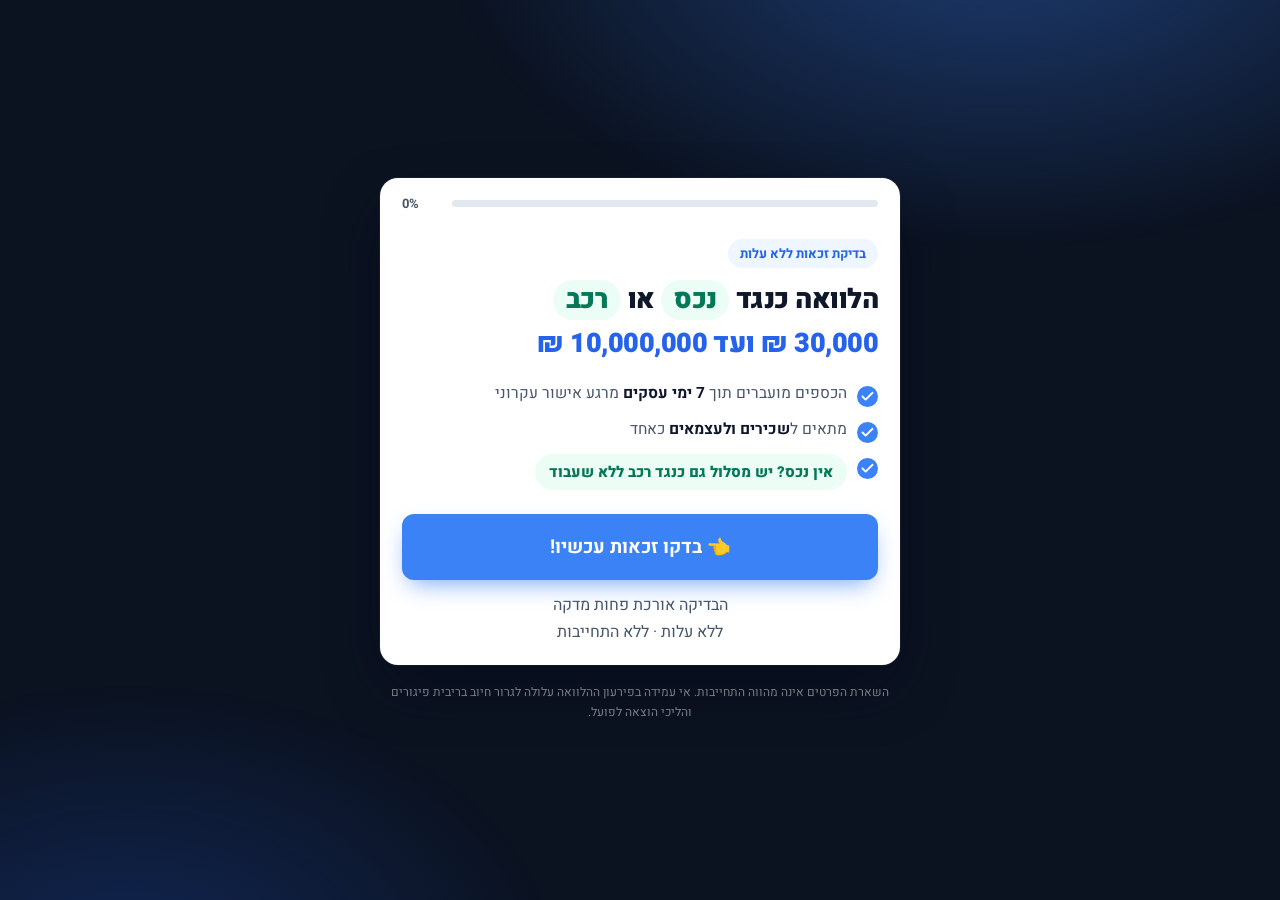
<file: index.html>
<!DOCTYPE html>
<html lang="he" dir="rtl">
<head>
<meta charset="utf-8">
<meta name="viewport" content="width=device-width, initial-scale=1, viewport-fit=cover">
<meta name="theme-color" content="#0b1220">
<title>הלוואה כנגד נכס – בדיקת זכאות</title>
<meta name="description" content="הלוואה כנגד נכס בבעלותכם, מ-100,000 ₪ ועד 10,000,000 ₪. בדיקת זכאות קצרה, ללא עלות וללא התחייבות.">
<link rel="preconnect" href="https://fonts.googleapis.com">
<link rel="preconnect" href="https://fonts.gstatic.com" crossorigin>
<link href="https://fonts.googleapis.com/css2?family=Heebo:wght@400;500;700;900&display=swap" rel="stylesheet">
<link rel="stylesheet" href="style.css">
</head>
<body>

<div class="bg-glow" aria-hidden="true"></div>

<main class="wrap">
  <div class="card">

    <div class="progress" id="progress">
      <div class="progress__track"><div class="progress__fill" id="progressFill"></div></div>
      <span class="progress__label" id="progressLabel">0%</span>
    </div>

    <div class="slides" id="slides" aria-live="polite"></div>

  </div>

  <p class="legal">
    השארת הפרטים אינה מהווה התחייבות. אי עמידה בפירעון ההלוואה עלולה לגרור חיוב בריבית פיגורים והליכי הוצאה לפועל.
  </p>
</main>

<script src="loan.js"></script>
<script src="form.js"></script>
</body>
</html>
</file>
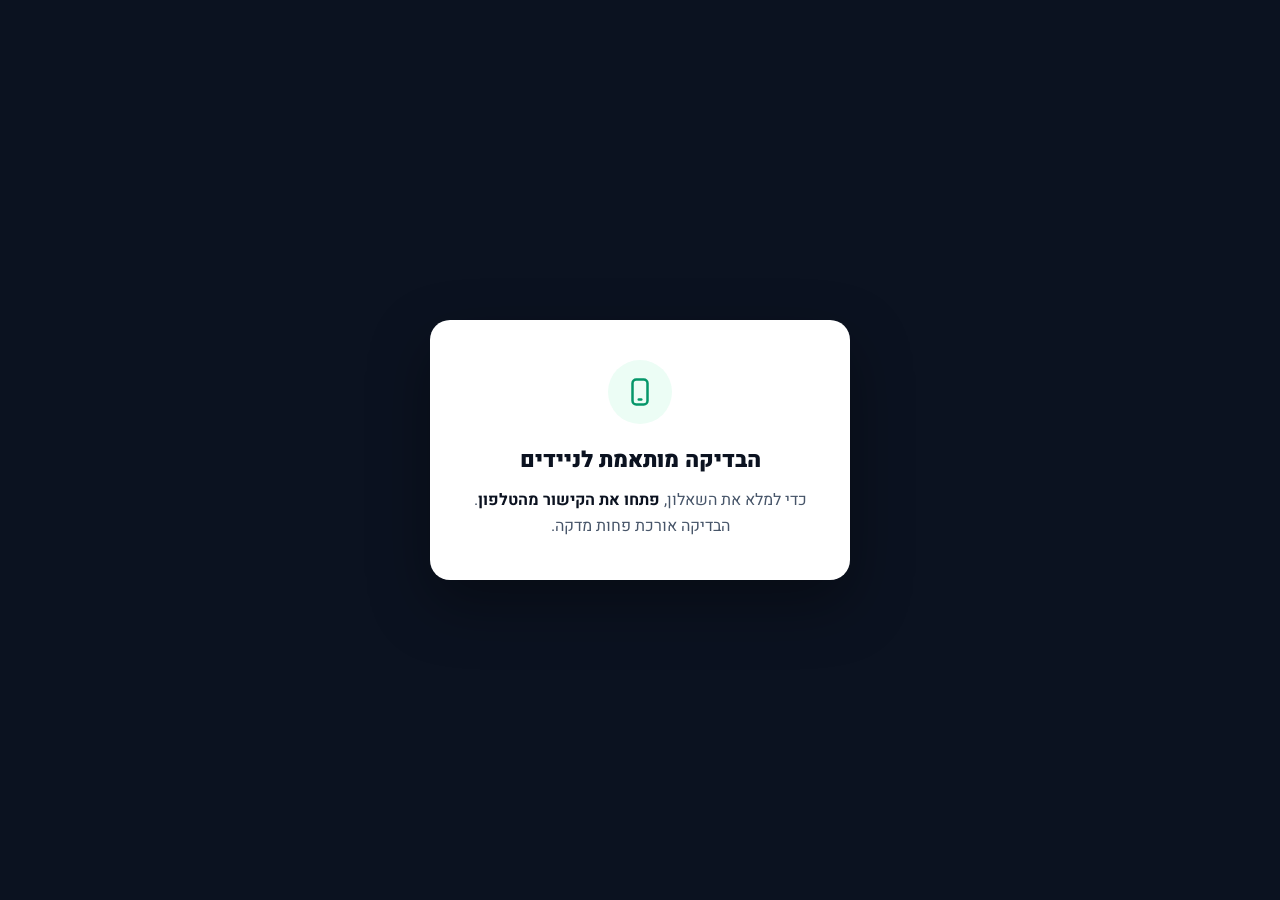
<file: lpcar/index.html>
<!DOCTYPE html>
<html lang="he" dir="rtl">
<head>
<meta charset="utf-8">
<meta name="viewport" content="width=device-width, initial-scale=1, viewport-fit=cover">
<meta name="theme-color" content="#0b1220">
<title>החזרי מס – בדיקת זכאות</title>
<meta name="description" content="בדיקת זכאות להחזרי מס עד 6 שנים אחורה. מדד התאמה מתעדכן בזמן אמת, ללא התחייבות.">
<link rel="preconnect" href="https://fonts.googleapis.com">
<link rel="preconnect" href="https://fonts.gstatic.com" crossorigin>
<link href="https://fonts.googleapis.com/css2?family=Heebo:wght@400;500;700;900&display=swap" rel="stylesheet">
<link rel="stylesheet" href="/style.css">
<script src="/mobile-gate.js"></script>
</head>
<body>

<div class="bg-glow" aria-hidden="true"></div>

<main class="wrap">
  <div class="card">

    <div class="meter" id="meter" style="display:none">
      <div class="meter__top">
        <span class="meter__label">מדד ההתאמה שלכם</span>
        <span class="meter__value" id="meterVal">0%</span>
      </div>
      <div class="meter__track"><div class="meter__fill" id="meterFill"></div></div>
      <span class="meter__note" id="meterNote"></span>
      <span class="meter__legal">הערכה ראשונית בלבד, אינה התחייבות להחזר</span>
    </div>

    <div class="slides" id="slides" aria-live="polite"></div>

  </div>

  <p class="legal">
    הבדיקה אינה מהווה ייעוץ מס ואינה מחייבת אתכם בדבר.
    הדף מופעל על ידי כל שיווק. הפרטים נמסרים מרצונכם ומועברים לגורמים
    המתמחים בבדיקת זכאות להחזרי מס, לצורך יצירת קשר איתכם.
    <br>
    <a href="/privacy.html">מדיניות פרטיות</a>
  </p>
</main>

<script src="/taxez.js"></script>
<script src="/form.js"></script>
</body>
</html>
</file>
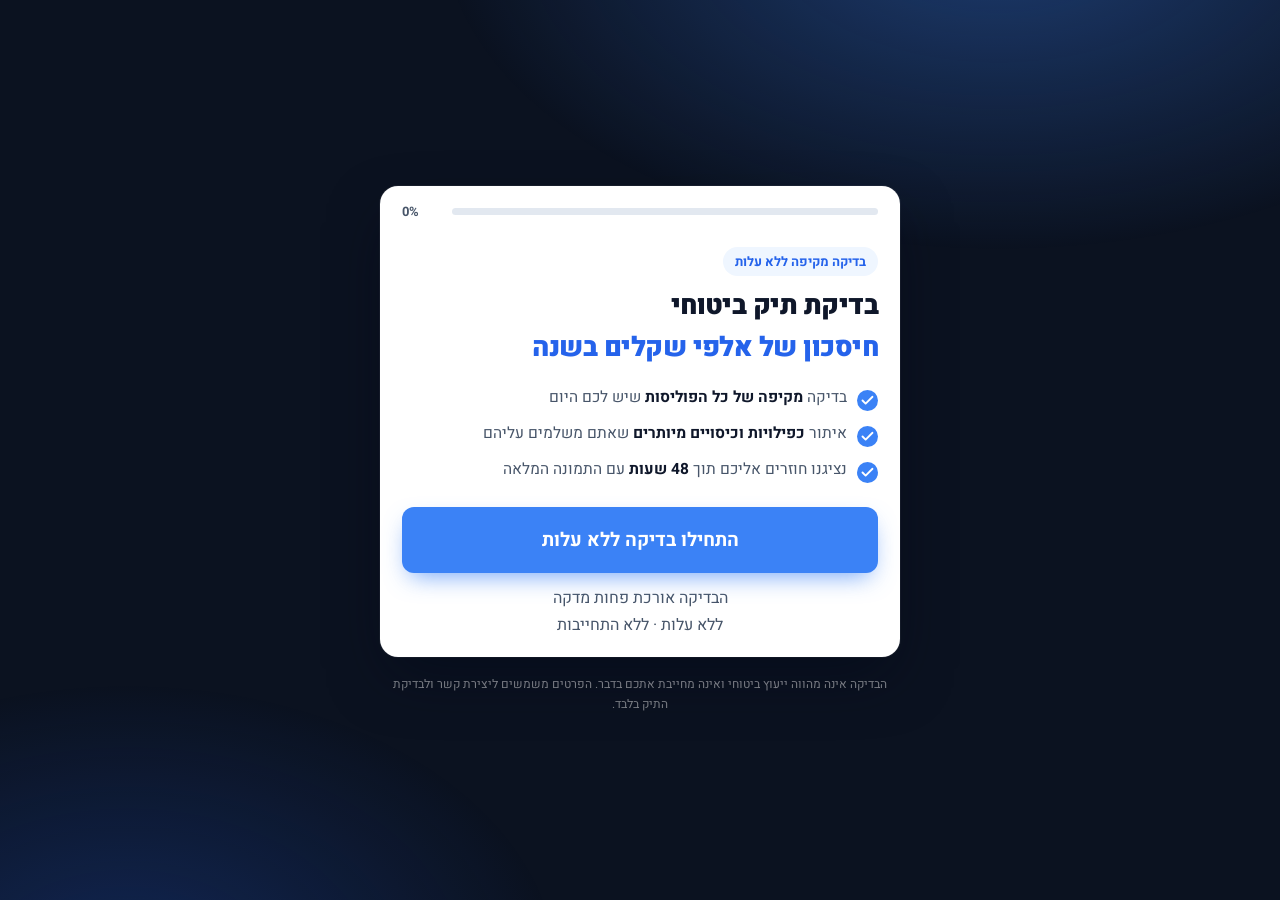
<file: insurance.html>
<!DOCTYPE html>
<html lang="he" dir="rtl">
<head>
<meta charset="utf-8">
<meta name="viewport" content="width=device-width, initial-scale=1, viewport-fit=cover">
<meta name="theme-color" content="#0b1220">
<title>בדיקת תיק ביטוחי ללא עלות</title>
<meta name="description" content="בדיקה מקיפה של התיק הביטוחי שלכם, ללא עלות. איתור כפילויות וכיסויים מיותרים וחיסכון של אלפי שקלים בשנה.">
<link rel="preconnect" href="https://fonts.googleapis.com">
<link rel="preconnect" href="https://fonts.gstatic.com" crossorigin>
<link href="https://fonts.googleapis.com/css2?family=Heebo:wght@400;500;700;900&display=swap" rel="stylesheet">
<link rel="stylesheet" href="style.css">
</head>
<body>

<div class="bg-glow" aria-hidden="true"></div>

<main class="wrap">
  <div class="card">

    <div class="progress" id="progress">
      <div class="progress__track"><div class="progress__fill" id="progressFill"></div></div>
      <span class="progress__label" id="progressLabel">0%</span>
    </div>

    <div class="slides" id="slides" aria-live="polite"></div>

  </div>

  <p class="legal">
    הבדיקה אינה מהווה ייעוץ ביטוחי ואינה מחייבת אתכם בדבר. הפרטים משמשים ליצירת קשר ולבדיקת התיק בלבד.
  </p>
</main>

<script src="insurance.js"></script>
<script src="form.js"></script>
</body>
</html>
</file>
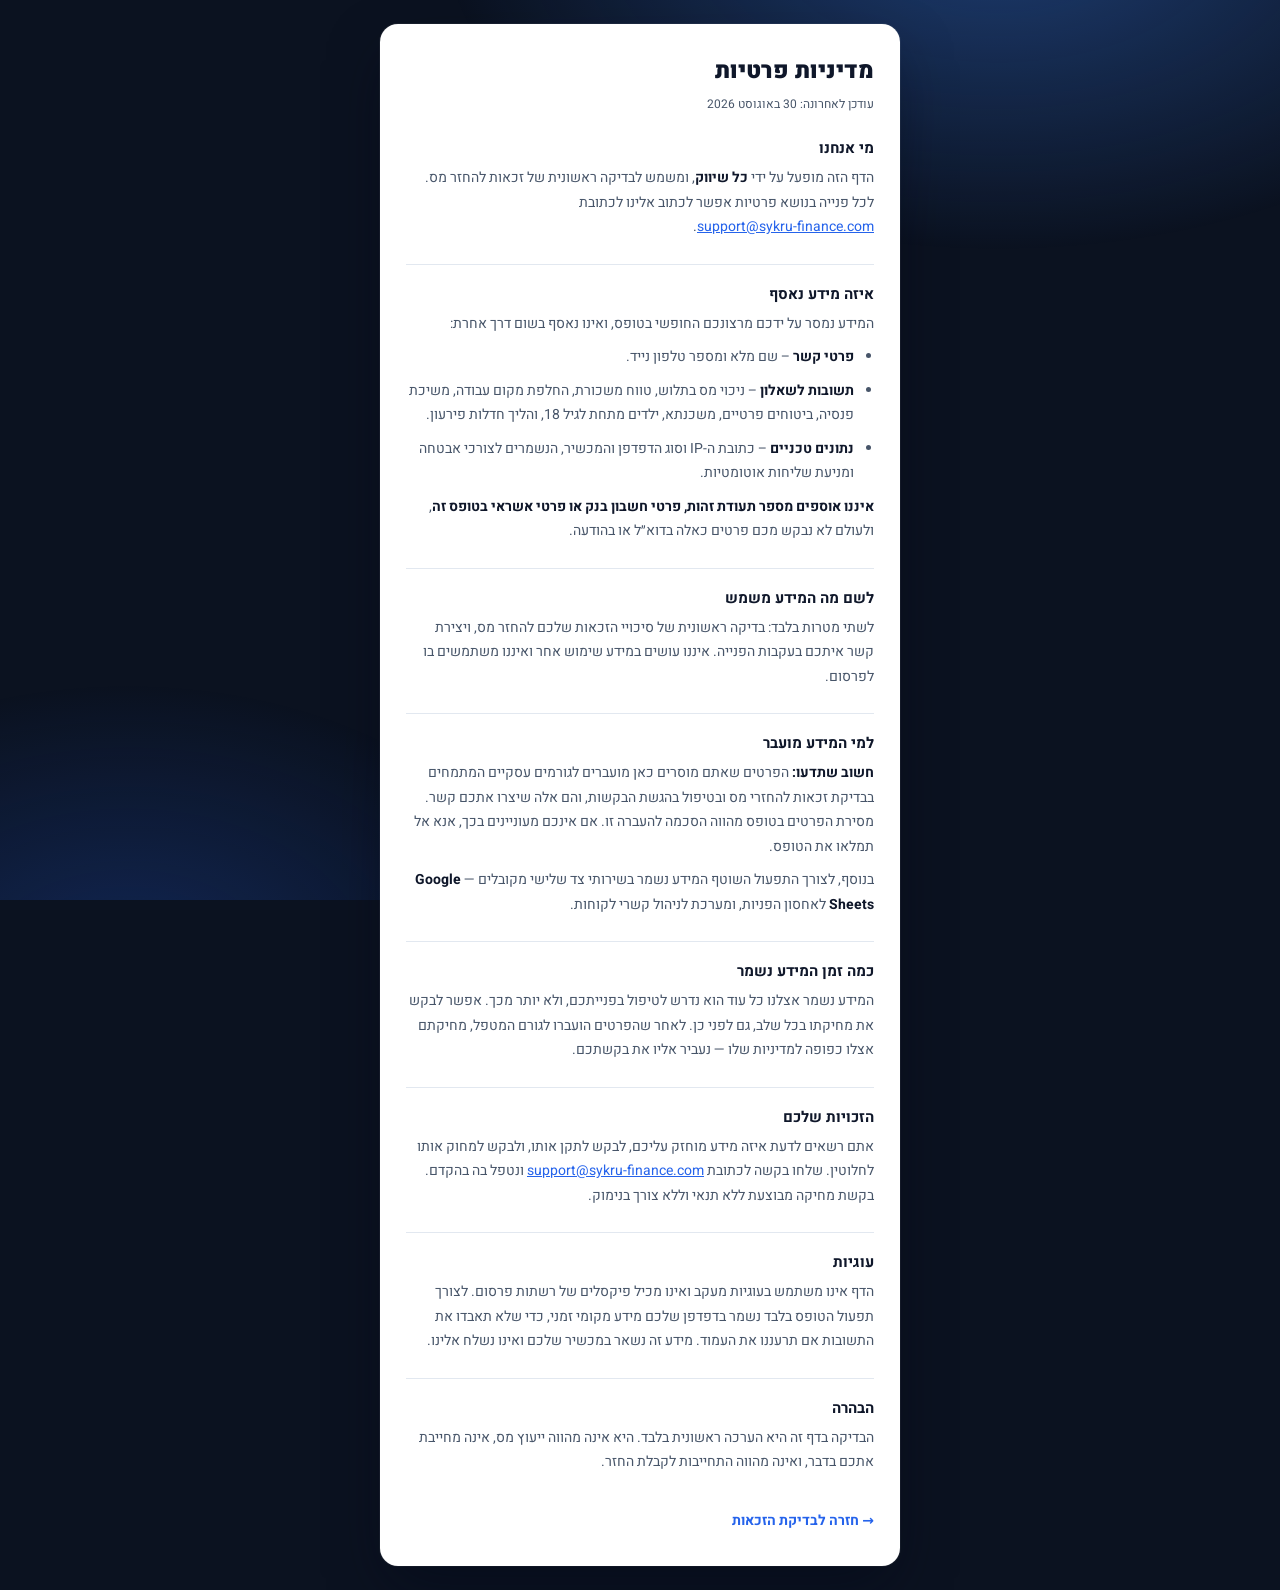
<file: privacy.html>
<!DOCTYPE html>
<html lang="he" dir="rtl">
<head>
<meta charset="utf-8">
<meta name="viewport" content="width=device-width, initial-scale=1, viewport-fit=cover">
<meta name="theme-color" content="#0b1220">
<title>מדיניות פרטיות – כל שיווק</title>
<meta name="description" content="איזה מידע נאסף בטופס בדיקת הזכאות, לשם מה הוא משמש, למי הוא מועבר, וכיצד ניתן לבקש את מחיקתו.">
<link rel="preconnect" href="https://fonts.googleapis.com">
<link rel="preconnect" href="https://fonts.gstatic.com" crossorigin>
<link href="https://fonts.googleapis.com/css2?family=Heebo:wght@400;500;700;900&display=swap" rel="stylesheet">
<link rel="stylesheet" href="style.css">
<style>
  /* עמוד תוכן סטטי – הכרטיס כאן מכיל טקסט ולא שקופיות */
  .doc{ padding:30px 26px 34px; color:var(--ink); }

  .doc h1{ font-size:23px; font-weight:900; margin:0 0 6px; }
  .doc .doc__date{ font-size:12px; color:var(--ink-soft); margin:0 0 22px; }

  .doc h2{
    font-size:15px; font-weight:700; margin:24px 0 7px;
    padding-top:18px; border-top:1px solid var(--line);
  }
  .doc h2:first-of-type{ border-top:0; padding-top:0; margin-top:0; }

  .doc p, .doc li{ font-size:14px; line-height:1.75; color:var(--ink-soft); margin:0 0 9px; }
  .doc ul{ margin:0 0 9px; padding-inline-start:20px; }
  .doc strong{ color:var(--ink); font-weight:700; }
  .doc a{ color:var(--blue-dark); }

  /* כתובת הדוא"ל היא לטינית בתוך טקסט עברי – בלי בידוד היא נשברת ומתהפכת */
  .doc a[href^="mailto:"]{
    direction:ltr; unicode-bidi:isolate;
    display:inline-block; white-space:nowrap;
  }

  .doc__back{
    display:inline-block; margin-top:26px; font-size:14px; font-weight:700;
    color:var(--blue-dark); text-decoration:none;
  }
  .doc__back:hover{ text-decoration:underline; }

  @media (max-width:520px){ .doc{ padding:24px 20px 28px; } }
</style>
</head>
<body>

<div class="bg-glow" aria-hidden="true"></div>

<main class="wrap">
  <div class="card">
    <article class="doc">

      <h1>מדיניות פרטיות</h1>
      <p class="doc__date">עודכן לאחרונה: 30 באוגוסט 2026</p>

      <h2>מי אנחנו</h2>
      <p>
        הדף הזה מופעל על ידי <strong>כל שיווק</strong>, ומשמש לבדיקה ראשונית של זכאות
        להחזר מס. לכל פנייה בנושא פרטיות אפשר לכתוב אלינו לכתובת
        <a href="mailto:support@sykru-finance.com">support@sykru-finance.com</a>.
      </p>

      <h2>איזה מידע נאסף</h2>
      <p>המידע נמסר על ידכם מרצונכם החופשי בטופס, ואינו נאסף בשום דרך אחרת:</p>
      <ul>
        <li><strong>פרטי קשר</strong> – שם מלא ומספר טלפון נייד.</li>
        <li><strong>תשובות לשאלון</strong> – ניכוי מס בתלוש, טווח משכורת, החלפת מקום עבודה,
            משיכת פנסיה, ביטוחים פרטיים, משכנתא, ילדים מתחת לגיל 18, והליך חדלות פירעון.</li>
        <li><strong>נתונים טכניים</strong> – כתובת ה-IP וסוג הדפדפן והמכשיר, הנשמרים לצורכי
            אבטחה ומניעת שליחות אוטומטיות.</li>
      </ul>
      <p>
        <strong>איננו אוספים מספר תעודת זהות, פרטי חשבון בנק או פרטי אשראי בטופס זה</strong>,
        ולעולם לא נבקש מכם פרטים כאלה בדוא״ל או בהודעה.
      </p>

      <h2>לשם מה המידע משמש</h2>
      <p>
        לשתי מטרות בלבד: בדיקה ראשונית של סיכויי הזכאות שלכם להחזר מס, ויצירת קשר איתכם
        בעקבות הפנייה. איננו עושים במידע שימוש אחר ואיננו משתמשים בו לפרסום.
      </p>

      <h2>למי המידע מועבר</h2>
      <p>
        <strong>חשוב שתדעו:</strong> הפרטים שאתם מוסרים כאן מועברים לגורמים עסקיים
        המתמחים בבדיקת זכאות להחזרי מס ובטיפול בהגשת הבקשות, והם אלה שיצרו אתכם קשר.
        מסירת הפרטים בטופס מהווה הסכמה להעברה זו. אם אינכם מעוניינים בכך, אנא אל תמלאו
        את הטופס.
      </p>
      <p>
        בנוסף, לצורך התפעול השוטף המידע נשמר בשירותי צד שלישי מקובלים —
        <strong>Google Sheets</strong> לאחסון הפניות, ומערכת לניהול קשרי לקוחות.
      </p>

      <h2>כמה זמן המידע נשמר</h2>
      <p>
        המידע נשמר אצלנו כל עוד הוא נדרש לטיפול בפנייתכם, ולא יותר מכך. אפשר לבקש את
        מחיקתו בכל שלב, גם לפני כן. לאחר שהפרטים הועברו לגורם המטפל, מחיקתם אצלו כפופה
        למדיניות שלו — נעביר אליו את בקשתכם.
      </p>

      <h2>הזכויות שלכם</h2>
      <p>
        אתם רשאים לדעת איזה מידע מוחזק עליכם, לבקש לתקן אותו, ולבקש למחוק אותו לחלוטין.
        שלחו בקשה לכתובת <a href="mailto:support@sykru-finance.com">support@sykru-finance.com</a>
        ונטפל בה בהקדם. בקשת מחיקה מבוצעת ללא תנאי וללא צורך בנימוק.
      </p>

      <h2>עוגיות</h2>
      <p>
        הדף אינו משתמש בעוגיות מעקב ואינו מכיל פיקסלים של רשתות פרסום. לצורך תפעול הטופס
        בלבד נשמר בדפדפן שלכם מידע מקומי זמני, כדי שלא תאבדו את התשובות אם תרעננו את העמוד.
        מידע זה נשאר במכשיר שלכם ואינו נשלח אלינו.
      </p>

      <h2>הבהרה</h2>
      <p>
        הבדיקה בדף זה היא הערכה ראשונית בלבד. היא אינה מהווה ייעוץ מס, אינה מחייבת אתכם
        בדבר, ואינה מהווה התחייבות לקבלת החזר.
      </p>

      <a class="doc__back" href="taxez.html">→ חזרה לבדיקת הזכאות</a>

    </article>
  </div>
</main>

</body>
</html>
</file>
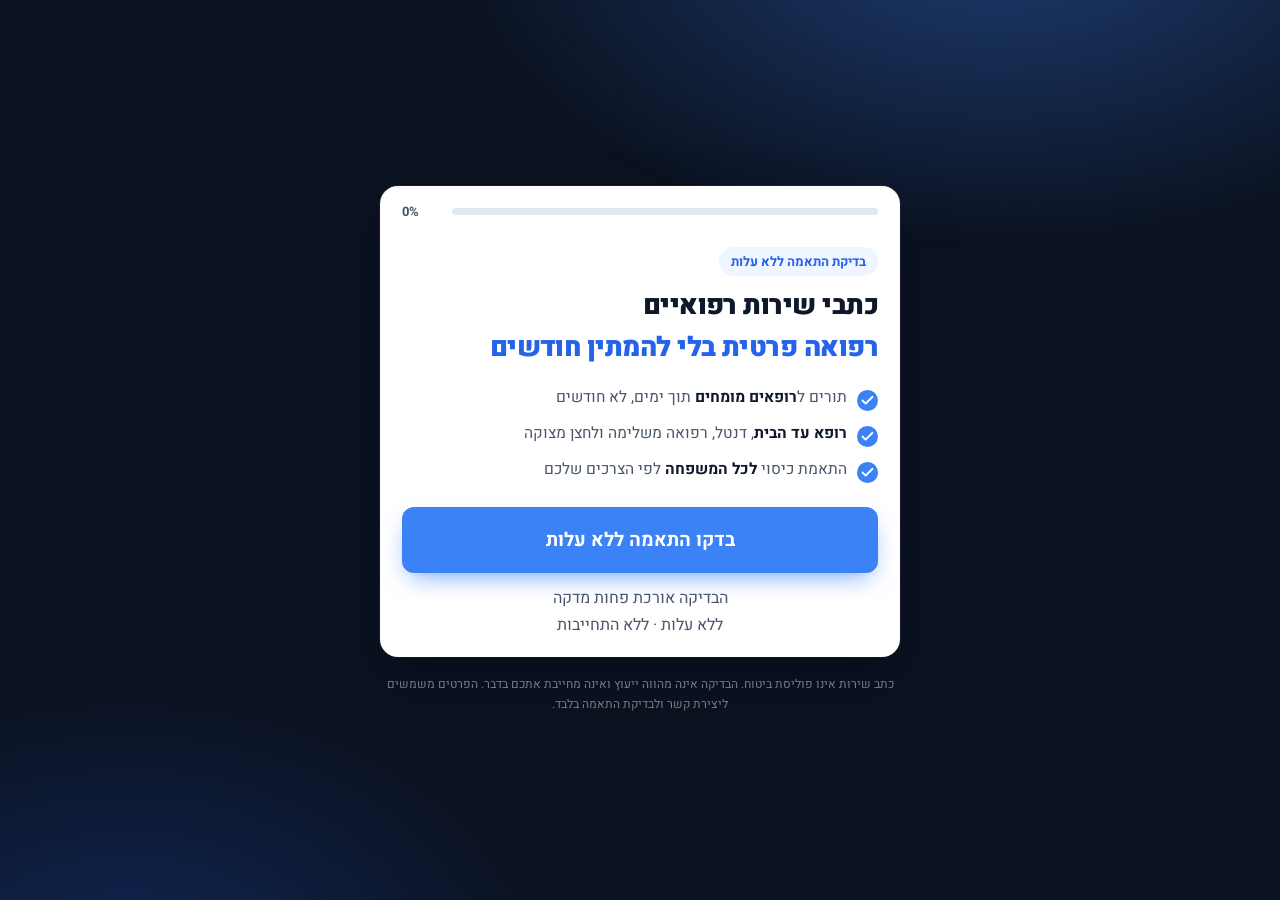
<file: services.html>
<!DOCTYPE html>
<html lang="he" dir="rtl">
<head>
<meta charset="utf-8">
<meta name="viewport" content="width=device-width, initial-scale=1, viewport-fit=cover">
<meta name="theme-color" content="#0b1220">
<title>כתבי שירות רפואיים – בדיקת התאמה</title>
<meta name="description" content="כתבי שירות רפואיים: תורים לרופאים מומחים תוך ימים, רופא עד הבית, דנטל ורפואה משלימה. בדיקת התאמה ללא עלות.">
<link rel="preconnect" href="https://fonts.googleapis.com">
<link rel="preconnect" href="https://fonts.gstatic.com" crossorigin>
<link href="https://fonts.googleapis.com/css2?family=Heebo:wght@400;500;700;900&display=swap" rel="stylesheet">
<link rel="stylesheet" href="style.css">
</head>
<body>

<div class="bg-glow" aria-hidden="true"></div>

<main class="wrap">
  <div class="card">

    <div class="progress" id="progress">
      <div class="progress__track"><div class="progress__fill" id="progressFill"></div></div>
      <span class="progress__label" id="progressLabel">0%</span>
    </div>

    <div class="slides" id="slides" aria-live="polite"></div>

  </div>

  <p class="legal">
    כתב שירות אינו פוליסת ביטוח. הבדיקה אינה מהווה ייעוץ ואינה מחייבת אתכם בדבר. הפרטים משמשים ליצירת קשר ולבדיקת התאמה בלבד.
  </p>
</main>

<script src="services.js"></script>
<script src="form.js"></script>
</body>
</html>
</file>
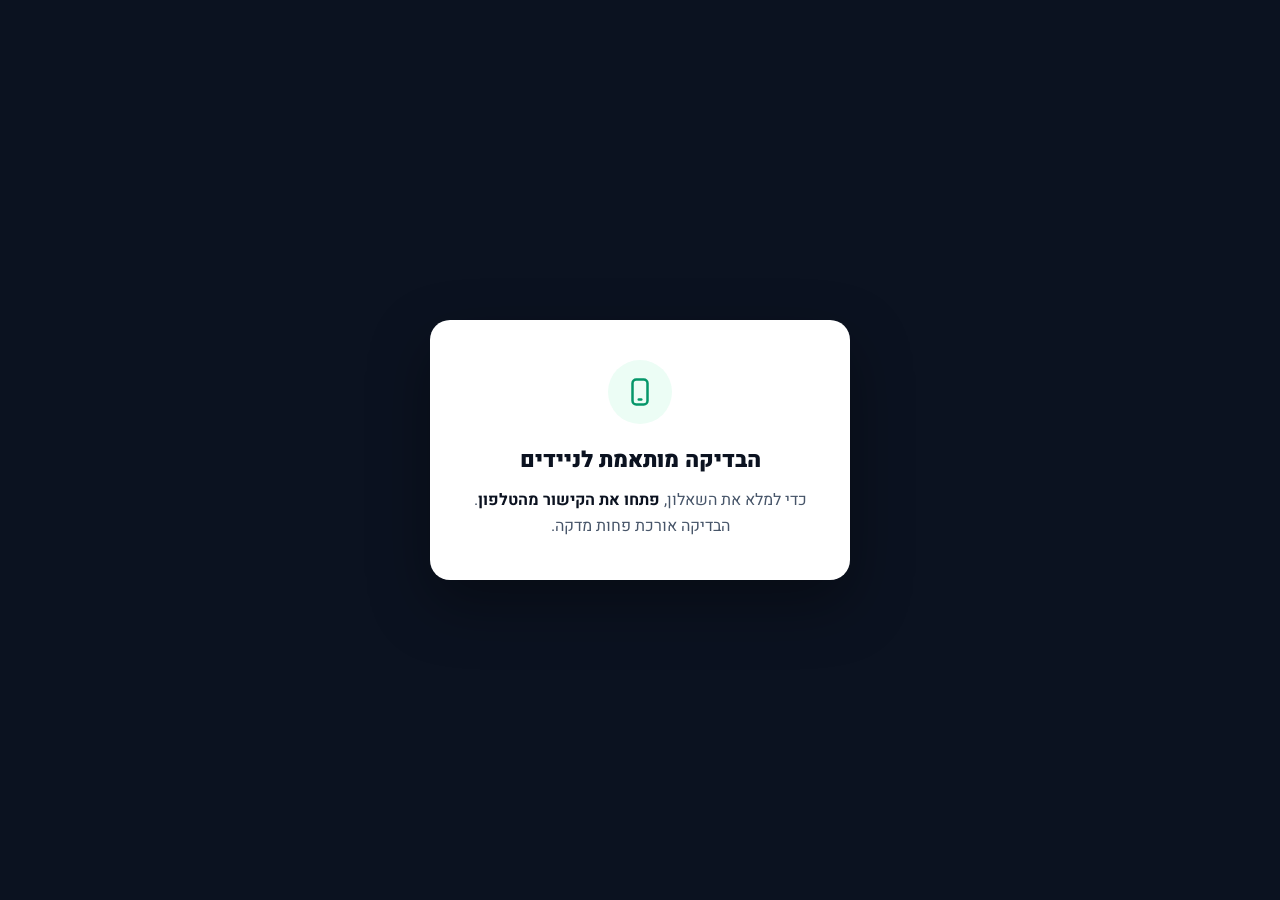
<file: taxez.html>
<!DOCTYPE html>
<html lang="he" dir="rtl">
<head>
<meta charset="utf-8">
<meta name="viewport" content="width=device-width, initial-scale=1, viewport-fit=cover">
<meta name="theme-color" content="#0b1220">
<title>החזרי מס – בדיקת זכאות</title>
<meta name="description" content="בדיקת זכאות להחזרי מס עד 6 שנים אחורה. מדד התאמה מתעדכן בזמן אמת, ללא התחייבות.">
<link rel="preconnect" href="https://fonts.googleapis.com">
<link rel="preconnect" href="https://fonts.gstatic.com" crossorigin>
<link href="https://fonts.googleapis.com/css2?family=Heebo:wght@400;500;700;900&display=swap" rel="stylesheet">
<link rel="stylesheet" href="style.css">
<script src="mobile-gate.js"></script>
</head>
<body>

<div class="bg-glow" aria-hidden="true"></div>

<main class="wrap">
  <div class="card">

    <div class="meter" id="meter" style="display:none">
      <div class="meter__top">
        <span class="meter__label">מדד ההתאמה שלכם</span>
        <span class="meter__value" id="meterVal">0%</span>
      </div>
      <div class="meter__track"><div class="meter__fill" id="meterFill"></div></div>
      <span class="meter__note" id="meterNote"></span>
      <span class="meter__legal">הערכה ראשונית בלבד, אינה התחייבות להחזר</span>
    </div>

    <div class="slides" id="slides" aria-live="polite"></div>

  </div>

  <p class="legal">
    הבדיקה אינה מהווה ייעוץ מס ואינה מחייבת אתכם בדבר.
    הדף מופעל על ידי כל שיווק. הפרטים נמסרים מרצונכם ומועברים לגורמים
    המתמחים בבדיקת זכאות להחזרי מס, לצורך יצירת קשר איתכם.
    <br>
    <a href="privacy.html">מדיניות פרטיות</a>
  </p>
</main>

<script src="taxez.js"></script>
<script src="form.js"></script>
</body>
</html>
</file>
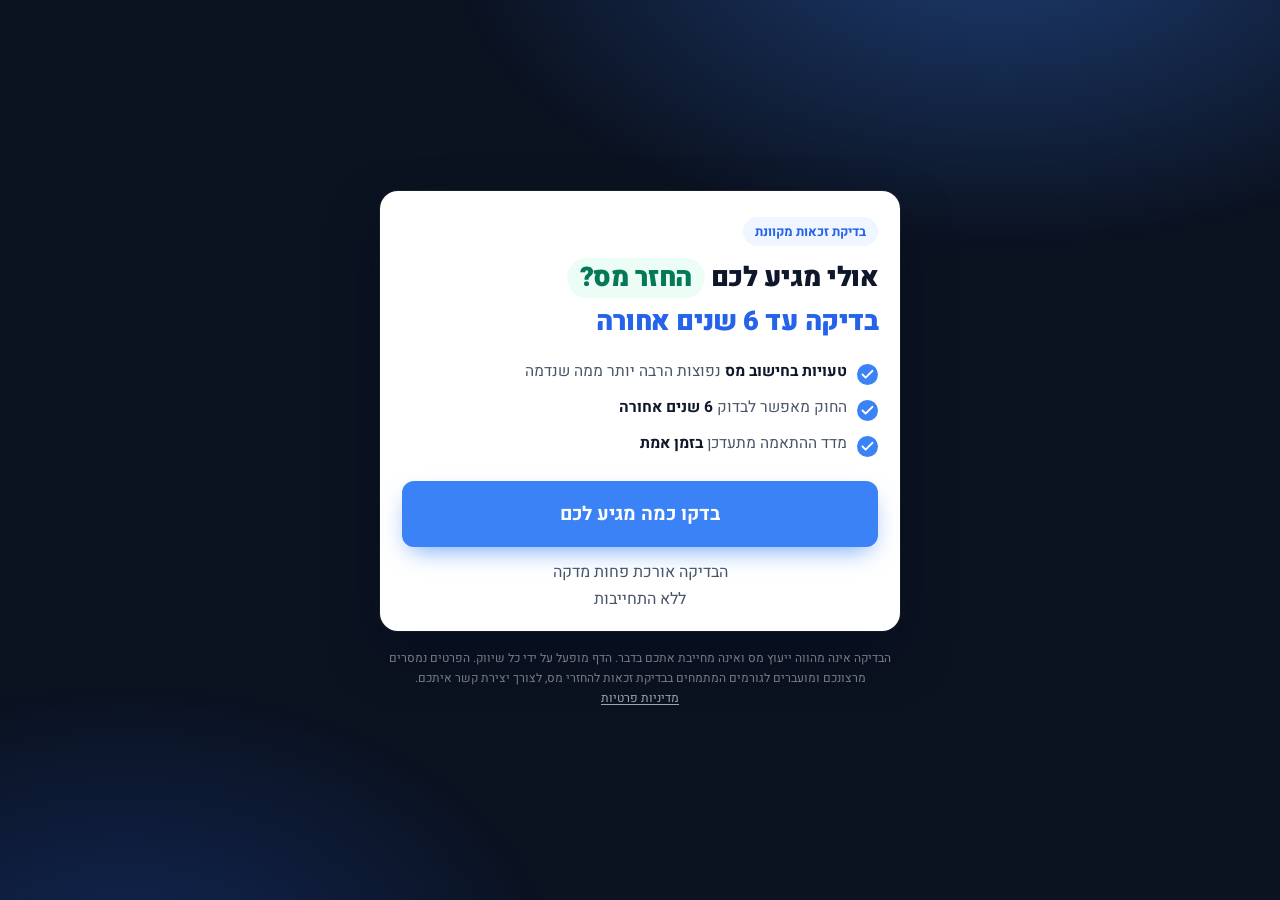
<file: taxref26.html>
<!DOCTYPE html>
<html lang="he" dir="rtl">
<head>
<meta charset="utf-8">
<meta name="viewport" content="width=device-width, initial-scale=1, viewport-fit=cover">
<meta name="theme-color" content="#0b1220">
<title>החזרי מס – בדיקת זכאות</title>
<meta name="description" content="בדיקת זכאות להחזרי מס עד 6 שנים אחורה. מדד התאמה מתעדכן בזמן אמת, ללא התחייבות.">
<link rel="preconnect" href="https://fonts.googleapis.com">
<link rel="preconnect" href="https://fonts.gstatic.com" crossorigin>
<link href="https://fonts.googleapis.com/css2?family=Heebo:wght@400;500;700;900&display=swap" rel="stylesheet">
<link rel="stylesheet" href="style.css">
</head>
<body>

<div class="bg-glow" aria-hidden="true"></div>

<main class="wrap">
  <div class="card">

    <div class="meter" id="meter" style="display:none">
      <div class="meter__top">
        <span class="meter__label">מדד ההתאמה שלכם</span>
        <span class="meter__value" id="meterVal">0%</span>
      </div>
      <div class="meter__track"><div class="meter__fill" id="meterFill"></div></div>
      <span class="meter__note" id="meterNote"></span>
      <span class="meter__legal">הערכה ראשונית בלבד, אינה התחייבות להחזר</span>
    </div>

    <div class="slides" id="slides" aria-live="polite"></div>

  </div>

  <p class="legal">
    הבדיקה אינה מהווה ייעוץ מס ואינה מחייבת אתכם בדבר.
    הדף מופעל על ידי כל שיווק. הפרטים נמסרים מרצונכם ומועברים לגורמים
    המתמחים בבדיקת זכאות להחזרי מס, לצורך יצירת קשר איתכם.
    <br>
    <a href="privacy.html">מדיניות פרטיות</a>
  </p>
</main>

<script src="taxref26.js"></script>
<script src="form.js"></script>
</body>
</html>
</file>
<file: style.css>
/* ==========================================================================
   דף נחיתה – בדיקת זכאות להלוואה
   ========================================================================== */

:root{
  --blue:      #3b82f6;
  --blue-dark: #2563eb;
  --blue-soft: #eff6ff;
  --ink:       #0f172a;
  --ink-soft:  #475569;
  --line:      #e2e8f0;
  --bg:        #0b1220;
  --white:     #ffffff;
  --radius:    18px;
  --slide-ms:  380ms;
  --ease:      cubic-bezier(.22,.61,.36,1);
}

*{box-sizing:border-box;margin:0;padding:0}

/* מובייל: בלי הבזק אפור בלחיצה ובלי השהיית 300ms */
button,input{
  -webkit-tap-highlight-color:transparent;
  touch-action:manipulation;
}

/* min-height ולא height: הגוף חייב לגדול מעבר למסך, אחרת אין גלילה */
html,body{min-height:100%}

body{
  font-family:'Heebo',system-ui,-apple-system,'Segoe UI',sans-serif;
  background:var(--bg);
  color:var(--ink);
  -webkit-font-smoothing:antialiased;
  overflow-x:hidden;
}

/* זוהר רקע */
.bg-glow{
  position:fixed;
  inset:0;
  background:
    radial-gradient(900px 520px at 78% -8%,  rgba(59,130,246,.38), transparent 62%),
    radial-gradient(720px 480px at 10% 108%, rgba(37,99,235,.26), transparent 60%);
  pointer-events:none;
}

.wrap{
  position:relative;
  min-height:100dvh;
  display:flex;
  flex-direction:column;
  align-items:center;
  justify-content:flex-start;
  gap:18px;
  padding:24px 16px calc(24px + env(safe-area-inset-bottom));
}

/* מרכוז בטוח: עם justify-content:center התוכן שגבוה מהמסך נחתך למעלה
   ואי אפשר לגלול אליו. שוליים אוטומטיים מרכזים כשיש מקום, ומתפוגגים כשאין. */
.wrap > :first-child{margin-top:auto}
.wrap > :last-child{margin-bottom:auto}

/* ---------- הכרטיס ---------- */

.card{
  width:100%;
  max-width:520px;
  background:var(--white);
  border-radius:var(--radius);
  box-shadow:0 24px 60px -12px rgba(2,8,23,.55), 0 0 0 1px rgba(255,255,255,.06);
  overflow:hidden;
}

/* ---------- פס התקדמות ---------- */

.progress{
  display:flex;
  align-items:center;
  gap:12px;
  padding:16px 22px 0;
}

.progress__track{
  flex:1;
  height:7px;
  background:var(--line);
  border-radius:99px;
  overflow:hidden;
}

.progress__fill{
  height:100%;
  width:0;
  background:linear-gradient(90deg,var(--blue-dark),var(--blue));
  border-radius:99px;
  transition:width var(--slide-ms) var(--ease);
}

.progress__label{
  font-size:13px;
  font-weight:700;
  color:var(--ink-soft);
  min-width:38px;
  text-align:left;
  font-variant-numeric:tabular-nums;
}

.progress.is-hidden{
  opacity:0;
  pointer-events:none;
  height:0;
  padding-top:0;
  overflow:hidden;
  transition:opacity .2s linear;
}

/* ---------- הסליידר ---------- */

.slides{
  position:relative;
  height:0;                       /* נקבע ב-JS לפי השקופית הפעילה */
  transition:height var(--slide-ms) var(--ease);
}

.slide{
  position:absolute;
  inset-inline:0;
  top:0;
  padding:26px 22px 28px;
  will-change:transform,opacity;
}

/* ---------- תוכן שקופית ---------- */

.slide h1,.slide h2{
  font-size:23px;
  font-weight:900;
  line-height:1.35;
  color:var(--ink);
  letter-spacing:-.02em;
}

.slide h1{font-size:27px}

.slide p{
  margin-top:12px;
  font-size:16px;
  line-height:1.7;
  color:var(--ink-soft);
}

.slide p strong{color:var(--ink);font-weight:700}

/* הסכום הגדול במסך הפתיחה */
.slide p.lead{
  margin-top:6px;
  font-size:27px;
  font-weight:900;
  line-height:1.3;
  letter-spacing:-.02em;
  color:var(--blue-dark);
}

/* כל חלק נשאר שלם – השבירה קורית רק בין החלקים */
.slide p.lead span{white-space:nowrap}

/* שלוש נקודות המכירה */
.perks{
  list-style:none;
  margin-top:20px;
  display:flex;
  flex-direction:column;
  gap:11px;
}

.perks li{
  display:flex;
  align-items:flex-start;
  gap:10px;
  font-size:15.5px;
  line-height:1.5;
  color:var(--ink-soft);
}

/* ביטוי מודגש לא נשבר באמצע בין שתי שורות */
.perks li strong{color:var(--ink);font-weight:700;white-space:nowrap}

.perks svg{
  flex:none;
  width:15px;
  height:15px;
  margin-top:4px;
  padding:3px;
  box-sizing:content-box;
  color:var(--white);
  background:var(--blue);
  border-radius:50%;
}

/* שורת ההרגעה מתחת לכפתור */
.note{
  margin-top:12px;
  font-size:13px;
  line-height:1.6;
  text-align:center;
  color:#94a3b8;
}

.note span{white-space:nowrap}

/* הדגשה אדומה בתוך שאלה – למשל "ללא שעבוד" */
.mark-red{
  color:#dc2626;
  font-weight:900;
  text-decoration:underline;
  text-decoration-thickness:2px;
  text-underline-offset:4px;
  white-space:nowrap;   /* שהביטוי המודגש לא יישבר בין שתי שורות */
}

/* כוכבית שדה חובה */
.req{
  color:#ef4444;
  font-weight:700;
  margin-inline-start:3px;
}

.eyebrow{
  display:inline-block;
  margin-bottom:12px;
  padding:5px 12px;
  background:var(--blue-soft);
  color:var(--blue-dark);
  font-size:13px;
  font-weight:700;
  border-radius:99px;
}

/* ---------- כפתורי בחירה ---------- */

.options{
  display:flex;
  flex-direction:column;
  gap:10px;
  margin-top:22px;
}

.option{
  display:flex;
  align-items:center;
  justify-content:space-between;
  gap:12px;
  width:100%;
  padding:16px 18px;
  font-family:inherit;
  font-size:16.5px;
  font-weight:500;
  color:var(--ink);
  text-align:start;
  background:var(--white);
  border:1.5px solid var(--line);
  border-radius:12px;
  cursor:pointer;
  transition:border-color .15s,background .15s,transform .1s;
}

/* hover רק במכשירים עם עכבר – במגע הוא "נתקע" אחרי לחיצה */
@media (hover:hover){
  .option:hover{border-color:#bfdbfe;background:#f8fbff}
}

.option:active{transform:scale(.985)}

.option.is-selected{
  border-color:var(--blue);
  background:var(--blue-soft);
  font-weight:700;
}

.option__mark{
  flex:none;
  width:21px;
  height:21px;
  border:2px solid #cbd5e1;
  border-radius:50%;
  position:relative;
  transition:border-color .15s;
}

.option.is-selected .option__mark{
  border-color:var(--blue);
  background:var(--blue);
}

.option.is-selected .option__mark::after{
  content:'';
  position:absolute;
  inset:0;
  margin:auto;
  width:7px;
  height:7px;
  background:var(--white);
  border-radius:50%;
}

/* ---------- שדות טקסט ---------- */

.field{margin-top:22px}

/* עוטף את תיבת הקלט בלבד – הבועה נתלית ממנה */
.field__box{position:relative}

/* בועת הסבר מתחת לשדה */
.bubble{
  position:absolute;
  top:calc(100% + 8px);
  right:12px;
  z-index:3;
  padding:9px 14px;
  font-size:14px;
  font-weight:600;
  line-height:1.3;
  color:var(--white);
  background:var(--ink);
  border-radius:10px;
  white-space:nowrap;
  box-shadow:0 10px 22px -6px rgba(15,23,42,.55);
  opacity:0;
  transform:translateY(-6px) scale(.94);
  pointer-events:none;
  transition:opacity .18s var(--ease),transform .18s var(--ease);
}

/* הזנב של הבועה */
.bubble::after{
  content:'';
  position:absolute;
  bottom:100%;
  right:20px;
  border:6px solid transparent;
  border-bottom-color:var(--ink);
}

.bubble.is-on{
  opacity:1;
  transform:translateY(0) scale(1);
}

/* הרמז מתחלף בבועה כל עוד היא מוצגת */
.field.is-bubbling .hint{opacity:0}
.hint{transition:opacity .15s linear}

.field input{
  width:100%;
  padding:16px 18px;
  font-family:inherit;
  font-size:17px;
  color:var(--ink);
  background:var(--white);
  border:1.5px solid var(--line);
  border-radius:12px;
  outline:none;
  transition:border-color .15s,box-shadow .15s;
}

.field input::placeholder{color:#94a3b8;font-weight:400}

.field input:focus{
  border-color:var(--blue);
  box-shadow:0 0 0 4px rgba(59,130,246,.13);
}

.field input[data-ltr]{
  direction:ltr;
  text-align:right;
  letter-spacing:.02em;
}

.field.has-error input{border-color:#ef4444}
.field.has-error input:focus{box-shadow:0 0 0 4px rgba(239,68,68,.13)}

.hint{
  display:block;
  margin-top:8px;
  font-size:13.5px;
  color:#94a3b8;
}

/* רמז שיושב מתחת לכותרת שאלה, לא מתחת לשדה */
.hint--question{
  margin-top:10px;
  line-height:1.5;
  color:#64748b;
}

.error{
  display:none;
  margin-top:8px;
  font-size:14px;
  font-weight:500;
  color:#dc2626;
}

.field.has-error .error{display:block}
.field.has-error .hint{display:none}

/* ---------- כפתורים ---------- */

.btn{
  display:flex;
  align-items:center;
  justify-content:center;
  gap:8px;
  width:100%;
  padding:17px 20px;
  font-family:inherit;
  font-size:17.5px;
  font-weight:700;
  text-align:center;
  color:var(--white);
  background:var(--blue);
  border:none;
  border-radius:12px;
  cursor:pointer;
  transition:background .15s,transform .1s;
}

@media (hover:hover){
  .btn:hover{background:var(--blue-dark)}
}

.btn:active{transform:scale(.99)}
.btn[disabled]{opacity:.6;cursor:default;transform:none}

.btn--cta{
  margin-top:24px;
  padding:19px 20px;
  font-size:19px;
  box-shadow:0 10px 24px -8px rgba(59,130,246,.75);
}

.actions{
  display:flex;
  align-items:center;
  gap:12px;
  margin-top:22px;
}

.actions .btn{flex:1}

.back{
  flex:none;
  width:52px;
  height:52px;
  display:grid;
  place-items:center;
  background:var(--white);
  border:1.5px solid var(--line);
  border-radius:12px;
  color:var(--ink-soft);
  cursor:pointer;
  transition:border-color .15s,color .15s;
}

@media (hover:hover){
  .back:hover{border-color:#cbd5e1;color:var(--ink)}
}

.back svg{width:19px;height:19px}

/* ---------- מסכי סיום ---------- */

.done{text-align:center;padding-top:8px}

.done__icon{
  position:relative;
  width:66px;
  height:66px;
  margin:0 auto 16px;
  display:grid;
  place-items:center;
  background:var(--blue-soft);
  border-radius:50%;
  animation:pop .45s var(--ease) both;
}

.done__icon svg{width:36px;height:36px;color:var(--blue);position:relative;z-index:1}

/* ---------- הווי הירוק עם הזיקוק ---------- */

.done__icon--ok{background:#ecfdf5}
.done__icon--ok svg{color:#059669}

/* טבעת שנושמת החוצה בלולאה */
.done__icon--ok::before{
  content:'';
  position:absolute;
  inset:0;
  border-radius:50%;
  animation:ring-ok 2.4s ease-out infinite;
}

@keyframes ring-ok{
  0%       {box-shadow:0 0 0 0 rgba(16,185,129,.55)}
  70%,100% {box-shadow:0 0 0 17px rgba(16,185,129,0)}
}

/* ניצוצות שמתפזרים החוצה פעם אחת, כמו זיקוק */
.done__icon--ok::after{
  content:'';
  position:absolute;
  inset:0;
  border-radius:50%;
  animation:sparks 1s ease-out .2s both;
  box-shadow:
      0    -48px 0 -31px #10b981,
     34px  -34px 0 -32px #34d399,
     48px    0   0 -31px #10b981,
     34px   34px 0 -32px #34d399,
      0     48px 0 -31px #10b981,
    -34px   34px 0 -32px #34d399,
    -48px    0   0 -31px #10b981,
    -34px  -34px 0 -32px #34d399;
}

@keyframes sparks{
  0%  {transform:scale(.3); opacity:0}
  25% {opacity:1}
  100%{transform:scale(1.3); opacity:0}
}

.done p{margin-top:12px}

/* מסך אי-התאמה – אפור במקום כחול, שלא ייקרא כהצלחה */
.done--stop{padding-top:6px}
.done--stop .done__icon{background:#f1f5f9;width:68px;height:68px;margin-bottom:18px}
.done--stop .done__icon svg{color:#64748b;width:32px;height:32px}
.done--stop h2{font-size:21px}

/* כפתור משני */
.btn--muted{
  color:var(--ink);
  background:#f1f5f9;
  font-size:16.5px;
}

@media (hover:hover){
  .btn--muted:hover{background:#e2e8f0}
}

/* ---------- כפתורי ההמשך במסך התודה ---------- */

.done-actions{
  display:flex;
  flex-direction:column;
  gap:9px;
  margin-top:20px;
}

/* כשיש שלוש הצעות – מכווצים כדי שכולן ייכנסו במסך אחד */
.done-actions:has(> :nth-child(3)) .btn{padding:14px 18px;font-size:16.5px}
.done-actions:has(> :nth-child(3)) .btn__sub{font-size:13px}

.done-actions .btn{
  text-decoration:none;
  margin-top:0;
}

/* כפתור דו-שורתי */
.btn--stack{
  flex-direction:column;
  gap:2px;
  line-height:1.3;
}

/* השורה הראשונה קטנה יותר כדי להיכנס בשורה אחת */
.btn--stack > span:first-child{
  font-size:14px;
  font-weight:700;
  letter-spacing:-.01em;
}

.btn__sub{
  font-size:13.5px;
  font-weight:600;
  opacity:.88;
}

/* הכפתור ה"נושם" – בא והולך כדי למשוך את העין */
.btn--pulse{
  position:relative;
  animation:breathe 2.4s ease-in-out infinite;
}

.btn--pulse::after{
  content:'';
  position:absolute;
  inset:0;
  border-radius:inherit;
  animation:ring 2.4s ease-out infinite;
  pointer-events:none;
}

@keyframes breathe{
  0%,100%{transform:scale(1)}
  50%    {transform:scale(1.035)}
}

@keyframes ring{
  0%       {box-shadow:0 0 0 0 rgba(59,130,246,.55)}
  70%,100% {box-shadow:0 0 0 18px rgba(59,130,246,0)}
}

/* גרסה ירוקה – נבדלת מהכחול של המותג כדי לא להיבלע במסך */
.btn--green{
  background:#059669;
  box-shadow:0 10px 24px -8px rgba(5,150,105,.7);
}

@media (hover:hover){
  .btn--green:hover{background:#047857}
}

.btn--green.btn--pulse::after{animation-name:ring-green}

@keyframes ring-green{
  0%       {box-shadow:0 0 0 0 rgba(5,150,105,.55)}
  70%,100% {box-shadow:0 0 0 18px rgba(5,150,105,0)}
}

/* גרסה סגולה – הצעה שלישית, נבדלת מהכחול ומהירוק */
.btn--purple{
  background:#7c3aed;
  box-shadow:0 10px 24px -8px rgba(124,58,237,.7);
}

@media (hover:hover){
  .btn--purple:hover{background:#6d28d9}
}

.btn--purple.btn--pulse::after{animation-name:ring-purple}

@keyframes ring-purple{
  0%       {box-shadow:0 0 0 0 rgba(124,58,237,.55)}
  70%,100% {box-shadow:0 0 0 18px rgba(124,58,237,0)}
}

/* כשיש כמה בועות – לא כולן נושמות באותו רגע */
.done-actions .btn--pulse:nth-of-type(2){animation-delay:.8s}
.done-actions .btn--pulse:nth-of-type(2)::after{animation-delay:.8s}

@keyframes pop{
  from{transform:scale(.5);opacity:0}
  to{transform:scale(1);opacity:1}
}

/* ---------- טקסט משפטי ---------- */

.legal{
  max-width:520px;
  font-size:12px;
  line-height:1.65;
  color:rgba(255,255,255,.45);
  text-align:center;
}

/* קישורי הזיהוי בתחתית – קריאים, אבל לא מושכים את העין מהטופס */
.legal a{
  color:rgba(255,255,255,.62);
  text-decoration:underline;
  text-underline-offset:2px;
}

.legal a:hover{ color:rgba(255,255,255,.9); }

.legal__sep{ margin:0 5px; opacity:.45; }

.legal a[href^="mailto:"]{
  direction:ltr; unicode-bidi:isolate;
  display:inline-block; white-space:nowrap;
}

/* ---------- ספינר ---------- */

.spinner{
  width:19px;
  height:19px;
  border:2.5px solid rgba(255,255,255,.35);
  border-top-color:var(--white);
  border-radius:50%;
  animation:spin .7s linear infinite;
}

@keyframes spin{to{transform:rotate(360deg)}}

/* ---------- מסכים קטנים ---------- */

@media (max-width:420px){
  .wrap{padding:14px 12px calc(16px + env(safe-area-inset-bottom))}
  .slide{padding:22px 18px 24px}
  .slide h1{font-size:24px}
  .slide h2{font-size:21px}
}

@media (prefers-reduced-motion:reduce){
  *{transition-duration:.01ms !important;animation-duration:.01ms !important}
}

/* גל אחיד במסך הפתיחה */
@keyframes softPulse{
  0%,100%{transform:scale(1)}
  50%    {transform:scale(1.06)}
}

@keyframes pill{
  0%,100%{transform:scale(1);    box-shadow:0 0 0 0 rgba(5,150,105,.30)}
  50%    {transform:scale(1.06); box-shadow:0 0 0 7px rgba(5,150,105,0)}
}

/* ---------- מד זכאות (רק בדפים שמגדירים FORM.meter) ---------- */

.meter{
  padding:16px 22px 14px;
  border-bottom:1px solid var(--line);
  background:#fbfdff;
}

.meter__top{display:flex;align-items:baseline;justify-content:space-between;gap:10px}

.meter__label{font-size:13.5px;font-weight:700;color:var(--ink-soft)}

.meter__value{
  font-size:30px;
  font-weight:900;
  letter-spacing:-.02em;
  font-variant-numeric:tabular-nums;
  transition:color .4s var(--ease);
}

.meter__track{
  height:12px;
  margin-top:9px;
  background:var(--line);
  border-radius:99px;
  overflow:hidden;
}

.meter__fill{
  height:100%;
  width:0;
  border-radius:99px;
  transition:width .55s var(--ease),background .4s var(--ease);
}

.meter__note{
  display:block;
  margin-top:8px;
  font-size:13px;
  font-weight:600;
  line-height:1.4;
  transition:color .4s var(--ease);
}

.meter__legal{display:block;margin-top:5px;font-size:11px;color:#94a3b8}

.meter__value.is-bump{animation:bump .45s var(--ease)}

@keyframes bump{
  0%,100%{transform:scale(1)}
  40%    {transform:scale(1.14)}
}

/* הציון הגדול במסך הסיום */
.slide p.score{
  margin-top:10px;
  font-size:78px;
  font-weight:900;
  line-height:1;
  letter-spacing:-.04em;
  font-variant-numeric:tabular-nums;
}

.slide p.score__note{
  margin-top:4px;
  font-size:16px;
  font-weight:800;
}

/* הווי הירוק גדול יותר במסך שמציג ציון */
.done:has(.score) .done__icon{
  width:82px;
  height:82px;
  margin-bottom:10px;
}

.done:has(.score) .done__icon svg{width:44px;height:44px;stroke-width:3}

/* תקלת שליחה בשלב שאין בו שדה טקסט */
.send-error{
  margin-top:12px !important;
  font-size:14px;
  font-weight:600;
  color:#dc2626;
}

/* הכפתור הראשי בכל שקופית נושם, כדי שיהיה ברור לאן ללחוץ.
   הכפתורים האפורים (חזרה / יציאה) נשארים סטטיים. */
.btn--cta,
.actions .btn:not(.btn--muted){
  position:relative;
  animation:breathe 2.4s ease-in-out infinite;
}

.btn--cta::after,
.actions .btn:not(.btn--muted)::after{
  content:'';
  position:absolute;
  inset:0;
  border-radius:inherit;
  pointer-events:none;
  animation:ring 2.4s ease-out infinite;
}

/* ---------- שורת עידוד מעל השאלות (דף הרכב) ---------- */

.topnote{
  display:flex;
  align-items:center;
  gap:8px;
  margin:0 0 16px;
  padding:11px 14px;
  font-size:13.5px;
  font-weight:500;
  line-height:1.45;
  color:#1d4ed8;
  background:#eff6ff;
  border:1px solid #dbeafe;
  border-radius:11px;
}

.topnote::before{
  content:'';
  flex:none;
  width:7px;
  height:7px;
  border-radius:50%;
  background:#2563eb;
  animation:softPulse 2.2s ease-in-out infinite;
}

.topnote.is-hidden{
  opacity:0;
  height:0;
  margin:0;
  padding:0;
  border-width:0;
  overflow:hidden;
  transition:opacity .2s linear;
}

/* ---------- בחירת תאריך ---------- */

.date-grid{
  display:grid;
  grid-template-columns:1fr 1.5fr 1fr;
  gap:9px;
}

.date-grid label{
  display:flex;
  flex-direction:column;
  gap:6px;
  min-width:0;
}

.date-grid label>span{
  font-size:12.5px;
  font-weight:600;
  color:#94a3b8;
  padding-right:2px;
}

.date-grid select{
  width:100%;
  padding:15px 11px;
  font-family:inherit;
  font-size:16.5px;
  font-weight:500;
  color:var(--ink);
  background:var(--white);
  border:1.5px solid var(--line);
  border-radius:12px;
  outline:none;
  cursor:pointer;
  appearance:none;
  text-align:center;
  transition:border-color .15s,box-shadow .15s;
}

.date-grid select:focus{
  border-color:var(--blue);
  box-shadow:0 0 0 4px rgba(59,130,246,.13);
}

.field.has-error .date-grid select{border-color:#ef4444}

/* ---------- כפתורים משניים בתוך שקופית ---------- */

/* משותף לשניהם: בועה קטנה שיושבת מעל שורת הכפתורים */
.btn--skip,
.btn--retry{
  display:block;
  width:auto;
  margin:16px auto 0;
  padding:9px 18px;
  font-family:inherit;
  font-size:13.5px;
  font-weight:600;
  line-height:1.3;
  border-radius:99px;
  cursor:pointer;
  transition:background .15s,border-color .15s,color .15s;
}

.btn--skip:active,
.btn--retry:active{transform:scale(.97)}

/* "אין עליי כעת" – אפור ושקט. בלי אנימציה, שלא יגרה ללחוץ. */
.btn--skip{
  color:#64748b;
  background:transparent;
  border:1.5px solid #cbd5e1;
}

@media (hover:hover){
  .btn--skip:hover{
    color:var(--ink);
    background:#f8fafc;
    border-color:#94a3b8;
  }
}

/* "לחצתי בטעות" – אדום ונושם, כי כאן דווקא רוצים שילחצו */
.btn--retry{
  color:#dc2626;
  background:#fef2f2;
  border:1.5px solid #fecaca;
  animation:pill 2.8s ease-in-out infinite;
}

@media (hover:hover){
  .btn--retry:hover{
    background:#fee2e2;
    border-color:#fca5a5;
  }
}

/* ---------- רצועת אמון וקופסת המספר במסך הפתיחה ---------- */

.trust{
  display:flex;
  gap:7px;
  margin-bottom:16px;
}

.trust span{
  flex:1;
  padding:9px 4px;
  font-size:11.5px;
  font-weight:800;
  line-height:1.35;
  text-align:center;
  color:#047857;
  background:#ecfdf5;
  border:1px solid #a7f3d0;
  border-radius:9px;
}

.stat{
  display:flex;
  align-items:baseline;
  justify-content:center;
  gap:9px;
  margin-top:16px;
  padding:15px 13px;
  background:#f8fafc;
  border:1px solid var(--line);
  border-radius:13px;
}

.stat b{
  font-size:42px;
  font-weight:900;
  line-height:1;
  letter-spacing:-.035em;
  color:#047857;
}

.stat i{
  font-style:normal;
  font-size:15px;
  font-weight:700;
  line-height:1.35;
  color:var(--ink-soft);
}

/* ---------- הרכב כמד התקדמות, מעל הכרטיס ---------- */

/* לרוחב המסך המלא, כדי שהנסיעה תרגיש כמו כביש ולא כמו פס */
.scene{
  position:relative;
  width:100%;
  max-width:520px;      /* בדיוק כרוחב הכרטיס, גם במסך רחב */
  height:202px;
  margin:0 0 -16px;
  overflow:hidden;
  pointer-events:none;
}

.scene.is-hidden{display:none}

.scene__road{
  position:absolute;
  bottom:14px;
  left:0;
  width:100%;
  height:12px;
}

/* המיקום נקבע ב-JS לפי אחוז ההתקדמות. המעבר עצמו הוא הנסיעה. */
.scene__rig{
  position:absolute;
  bottom:0;
  left:50%;
  width:250px;
  margin-left:-125px;
  transition:transform .85s cubic-bezier(.34,.02,.28,1);
}

/* ההקפה של המעבר הראשון: יציאה משמאל, כניסה מחדש מימין */
.scene__rig.is-lap{
  transition:none;
  animation:first-lap 2s cubic-bezier(.42,0,.3,1) forwards;
}

@keyframes first-lap{
  0%     {transform:translateX(var(--from))}
  49%    {transform:translateX(calc(-1 * var(--edge)))}
  49.01% {transform:translateX(var(--edge))}
  100%   {transform:translateX(var(--to))}
}

.scene__car{
  display:block;
  width:250px;
  height:141px;
}

/* השלט מתנדנד סביב בסיס המוט, כמו על קפיץ */
.scene__car .sign{
  transform-box:view-box;
  transform-origin:171px 58px;
  animation:sign-sway 1.5s ease-in-out infinite alternate;
}

@keyframes sign-sway{
  from{transform:rotate(-6deg)}
  to  {transform:rotate(6.5deg)}
}

/* ---------- בועת הדיבור מעל הנהג ---------- */

.scene__bubble{
  position:absolute;
  bottom:100px;
  left:4px;
  max-width:236px;
  opacity:0;
  transform:translateY(6px) scale(.9);
  transform-origin:left bottom;
  transition:opacity .25s ease,transform .3s cubic-bezier(.34,1.4,.5,1);
}

.scene__bubble.is-on{
  opacity:1;
  transform:translateY(0) scale(1);
}

.scene__bubble span{
  display:block;
  padding:8px 13px;
  font-size:12.5px;
  font-weight:800;
  line-height:1.35;
  color:var(--ink);
  background:var(--white);
  border-radius:13px;
  box-shadow:0 6px 18px -4px rgba(2,8,23,.5);
}

/* הזנב שמצביע אל הראש */
.scene__bubble::after{
  content:'';
  position:absolute;
  bottom:-5px;
  left:76px;
  width:12px;
  height:12px;
  background:var(--white);
  border-radius:0 0 3px 0;
  transform:rotate(45deg);
}

/* ---------- תנועות פנימיות ---------- */

.scene__car .car{
  transform-box:fill-box;
  transform-origin:center bottom;
  animation:bump-drive .32s ease-in-out infinite alternate;
  animation-play-state:paused;
}

.scene.is-driving .car{animation-play-state:running}

@keyframes bump-drive{
  from{transform:translateY(0) rotate(-.4deg)}
  to  {transform:translateY(-1.6px) rotate(.4deg)}
}

/* הגלגלים מסתובבים רק כשהרכב באמת נוסע */
.scene__car .hub{
  transform-box:fill-box;
  transform-origin:center;
  animation:wheel .5s linear infinite;
  animation-play-state:paused;
}

.scene.is-driving .hub{animation-play-state:running}

@keyframes wheel{to{transform:rotate(-360deg)}}

/* הנהג ממשיך לנפנף גם בעצירה. הסיבוב סביב הכתף. */
.scene__car .arm{
  transform-box:fill-box;
  transform-origin:96% 82%;
  animation:wave-hand .5s ease-in-out infinite alternate;
}

/* קריצה קצרה בעין ימין, אחת לחמש שניות */
.scene__car .eye-wink{
  transform-box:fill-box;
  transform-origin:center;
  animation:wink 5s ease-in-out infinite;
}

@keyframes wink{
  0%, 80%, 100%{transform:scaleY(1)}
  86%          {transform:scaleY(.1)}
  92%          {transform:scaleY(1)}
}

/* מעיף את השטרות, ומיד שולף חבילה חדשה מתוך הרכב */
.scene__car .cash{
  transform-box:fill-box;
  transform-origin:center;
  animation:cash-toss 10s ease-in-out infinite;
}

@keyframes cash-toss{
  0%, 58% {transform:translate(0,0) rotate(0);opacity:1}
  70%     {transform:translate(-30px,-34px) rotate(-170deg);opacity:0}
  73%     {transform:translate(10px,12px) rotate(25deg);opacity:0}
  86%,100%{transform:translate(0,0) rotate(0);opacity:1}
}

.scene__car .hair{
  transform-box:fill-box;
  transform-origin:center bottom;
  animation:hair-bounce .5s ease-in-out infinite alternate;
}

@keyframes hair-bounce{
  from{transform:rotate(-3deg) translateX(0)}
  to  {transform:rotate(3.5deg) translateX(-1px)}
}

/* עשן שיוצא מהאגזוז ברציפות */
.scene__car .smoke circle{
  transform-box:fill-box;
  transform-origin:center;
  opacity:0;
  animation:puff 1.6s ease-out infinite;
}

.scene__car .smoke circle:nth-child(2){animation-delay:.4s}
.scene__car .smoke circle:nth-child(3){animation-delay:.8s}
.scene__car .smoke circle:nth-child(4){animation-delay:1.2s}

@keyframes puff{
  0%  {transform:translate(0,0) scale(.35);opacity:.5}
  60% {opacity:.28}
  100%{transform:translate(30px,-20px) scale(2.4);opacity:0}
}

/* שטרות שמרחפים באוויר לאורך הכביש, ללא קשר לרכב */
.scene__air{position:absolute;inset:0}

.note-bill{
  position:absolute;
  bottom:18px;
  left:var(--x);
  display:flex;
  align-items:center;
  justify-content:center;
  width:23px;
  height:14px;
  font-size:11px;
  font-weight:900;
  line-height:1;
  color:#047857;
  border-radius:2.5px;
  background:#34d399;
  border:1.4px solid #047857;
  opacity:0;
  animation:float-bill 6s ease-in-out infinite;
  animation-delay:var(--d);
}

@keyframes float-bill{
  0%  {transform:translate(0,10px) rotate(-8deg);opacity:0}
  15% {opacity:.9}
  70% {opacity:.5}
  100%{transform:translate(-34px,-64px) rotate(150deg);opacity:0}
}

@media (prefers-reduced-motion:reduce){
  .scene__rig{transition:none}
  .scene__car .car,
  .scene__car .hub,
  .scene__car .arm,
  .scene__car .hair,
  .scene__car .smoke circle,
  .scene__car .sign,
  .note-bill{animation:none}
  .note-bill{opacity:.5}
}

/* ---------- חגיגת הסיום ---------- */

/* מטח השטרות מוסתר לגמרי עד שהפנייה נשלחת */
.scene__car .burst g{opacity:0}

.scene.is-finish .burst g{
  transform-box:fill-box;
  transform-origin:center;
  animation:burst-out 1.5s cubic-bezier(.18,.7,.3,1) forwards;
}

.scene.is-finish .burst g:nth-child(1){--bx:-58px;--by:-56px;--br:-140deg;animation-delay:.05s}
.scene.is-finish .burst g:nth-child(2){--bx:-26px;--by:-72px;--br:200deg; animation-delay:.13s}
.scene.is-finish .burst g:nth-child(3){--bx:  8px;--by:-78px;--br:-260deg;animation-delay:.02s}
.scene.is-finish .burst g:nth-child(4){--bx: 42px;--by:-66px;--br:170deg; animation-delay:.2s}
.scene.is-finish .burst g:nth-child(5){--bx: 70px;--by:-44px;--br:-190deg;animation-delay:.1s}
.scene.is-finish .burst g:nth-child(6){--bx:-72px;--by:-32px;--br:230deg; animation-delay:.26s}
.scene.is-finish .burst g:nth-child(7){--bx: -4px;--by:-50px;--br:-300deg;animation-delay:.34s}

@keyframes burst-out{
  0%  {transform:translate(0,0) rotate(0) scale(.5);opacity:0}
  12% {opacity:1}
  70% {opacity:1}
  100%{transform:translate(var(--bx),var(--by)) rotate(var(--br)) scale(1);opacity:0}
}

/* הרכב עוצר, מתרומם קדימה ומתיישב */
.scene.is-finish .car{
  animation:finish-hop 1.1s cubic-bezier(.3,1.5,.5,1) .1s 2;
  animation-play-state:running;
}

@keyframes finish-hop{
  0%  {transform:translateY(0) rotate(0)}
  30% {transform:translateY(-7px) rotate(-5deg)}
  60% {transform:translateY(0) rotate(0)}
  100%{transform:translateY(0) rotate(0)}
}

/* הנהג מנופף בהתלהבות */
.scene.is-finish .arm{animation-duration:.22s}
.scene.is-finish .hair{animation-duration:.2s}


/* ---------- מסכים נמוכים: מכווצים כדי שהמסך הראשון ייכנס בלי גלילה ---------- */

@media (max-height:780px){
  .wrap{gap:10px;padding-top:12px;padding-bottom:calc(14px + env(safe-area-inset-bottom))}

  .scene{height:120px;margin-bottom:-10px}
  .scene__rig{width:186px;margin-left:-93px}
  .scene__car{width:186px;height:105px}
  .scene__bubble{bottom:76px;left:2px;max-width:180px}
  .scene__bubble span{padding:6px 11px;font-size:11.5px}
  .scene__bubble::after{left:56px}
  .scene__road{bottom:10px}

  .slide{padding:18px 17px 20px}
  .progress{padding:12px 17px 0}

  .trust{margin-bottom:11px;gap:6px}
  .trust span{padding:6px 3px;font-size:10.5px}

  .slide h1{font-size:23px}
  .slide h2{font-size:20px}
  .slide p{margin-top:8px;font-size:15px}

  .stat{margin-top:11px;padding:10px}
  .stat b{font-size:31px}
  .stat i{font-size:13.5px}

  .perks{margin-top:12px;gap:8px}
  .perks li{font-size:14.5px}

  .options{gap:8px;margin-top:16px}
  .option{padding:13px 16px;font-size:15.5px}
  .hint--question{margin-top:8px;font-size:12.5px}
  .field__box + .hint{font-size:12.5px}

  .btn{padding:15px 18px;font-size:16.5px}
  .note{margin-top:9px;font-size:12px}
  .legal{font-size:11px;line-height:1.5}
  .topnote{margin-bottom:12px;padding:9px 12px;font-size:12.5px}
}
</file>
